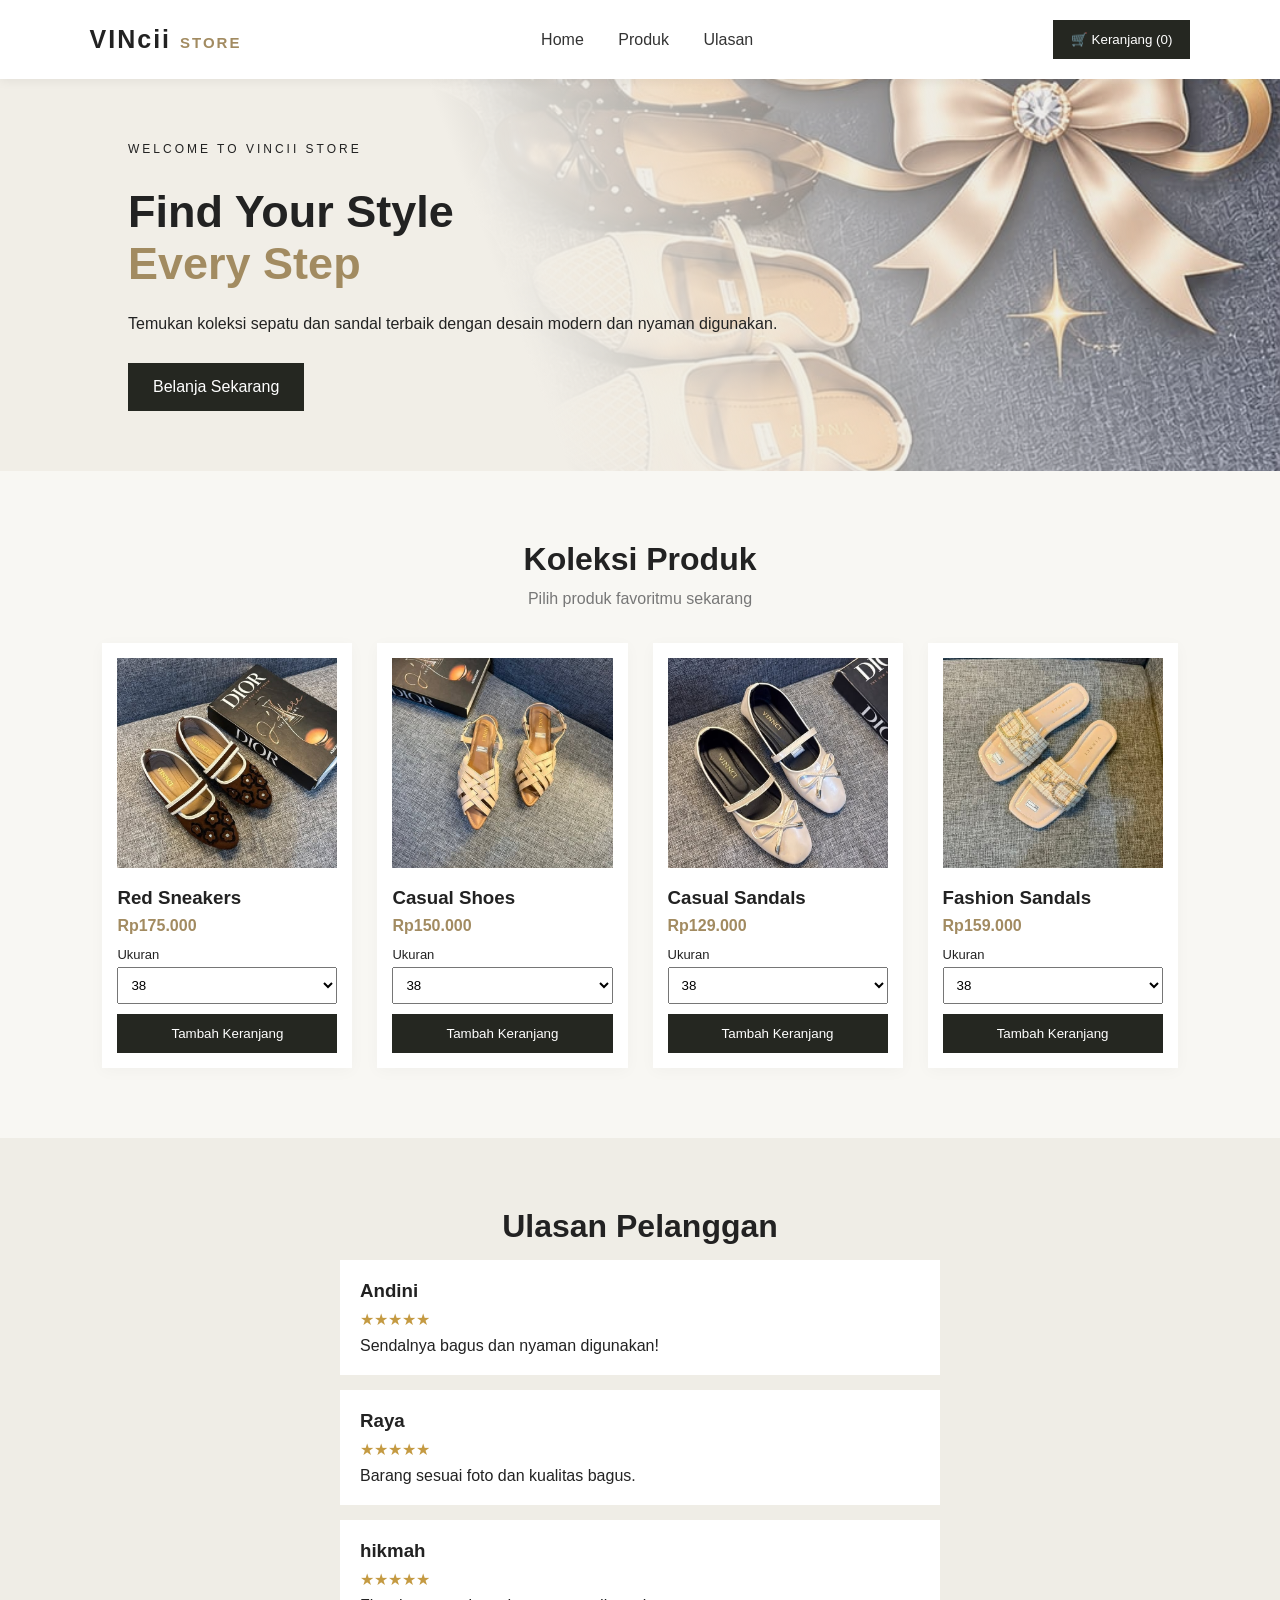
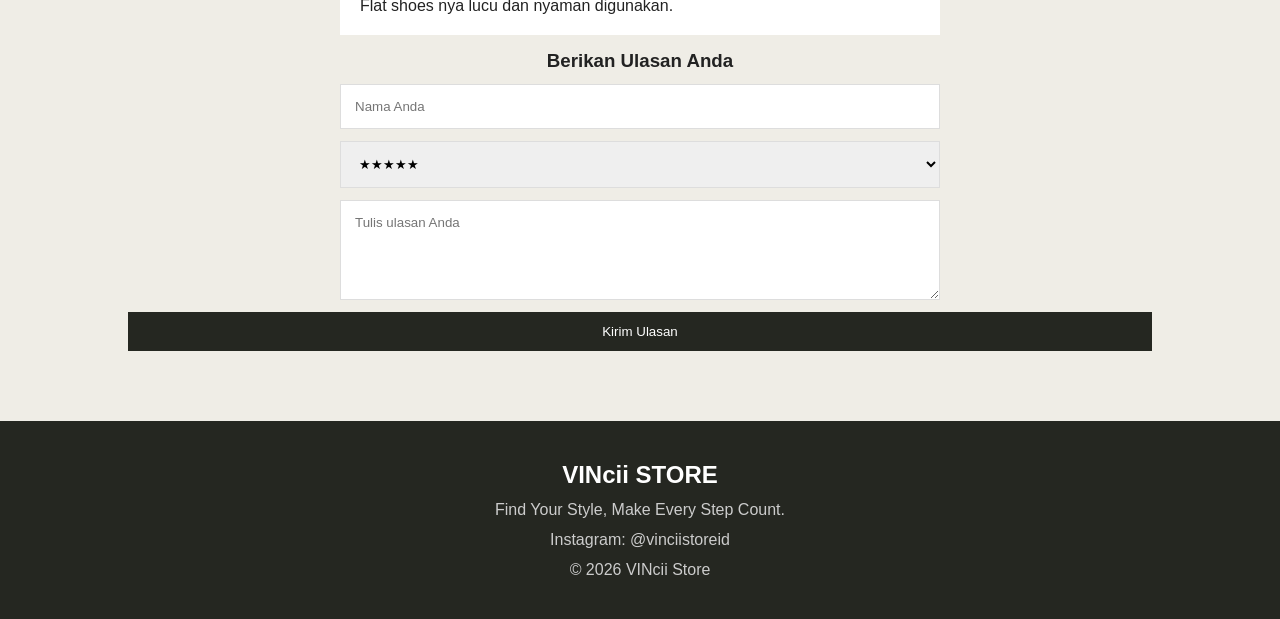
<file: index.html>
<!DOCTYPE html>
<html lang="id">
<head>
    <meta charset="UTF-8">
    <meta name="viewport" content="width=device-width, initial-scale=1.0">
    <title>VINcii Store | Shoes & Sandals</title>
    <link rel="stylesheet" href="style.css">
</head>
<body>

<header>
    <div class="logo">VINcii <span>STORE</span></div>

    <nav>
        <a href="#home">Home</a>
        <a href="#produk">Produk</a>
        <a href="#ulasan">Ulasan</a>
    </nav>

    <button onclick="bukaKeranjang()" class="cart-button">
        🛒 Keranjang (<span id="jumlahKeranjang">0</span>)
    </button>
</header>

<section class="hero" id="home">
    <div>
        <p class="subtitle">WELCOME TO VINCII STORE</p>
        <h1>Find Your Style<br>
            <span>Every Step</span>
        </h1>
        <p>
            Temukan koleksi sepatu dan sandal terbaik
            dengan desain modern dan nyaman digunakan.
        </p>
        <a href="#produk" class="btn">Belanja Sekarang</a>
    </div>
</section>

<section class="produk" id="produk">
    <h2>Koleksi Produk</h2>
    <p class="deskripsi">Pilih produk favoritmu sekarang</p>

    <div class="produk-container">

        <div class="card">
            <img src="./gambargambar/s.bunga.jpeg"
                 alt="Flat Shoes">
            <h3>Red Sneakers</h3>
            <p>Rp175.000</p>
            <label>Ukuran</label>
            <select id="ukuran1">
                <option value="38">38</option>
                <option value="39">39</option>
                <option value="40">40</option>
                <option value="41">41</option>
                <option value="42">42</option>
            </select>
            <button onclick="tambahKeranjang('Red Sneakers',175000,'ukuran1')">
                Tambah Keranjang
            </button>
        </div>

        <div class="card">
            <img src="./gambargambar/s.coklat.jpeg"
                 alt="Flat Shoes">
            <h3>Casual Shoes</h3>
            <p>Rp150.000</p>
            <label>Ukuran</label>
            <select id="ukuran2">
                <option value="38">38</option>
                <option value="39">39</option>
                <option value="40">40</option>
                <option value="41">41</option>
                <option value="42">42</option>
            </select>
            <button onclick="tambahKeranjang('Casual Shoes',150000,'ukuran2')">
                Tambah Keranjang
            </button>
        </div>

        <div class="card">
            <img src="./gambargambar/s.cream.jpeg"
                 alt="Flat Shoes">
            <h3>Casual Sandals</h3>
            <p>Rp129.000</p>
            <label>Ukuran</label>
            <select id="ukuran3">
                <option value="38">38</option>
                <option value="39">39</option>
                <option value="40">40</option>
                <option value="41">41</option>
                <option value="42">42</option>
            </select>
            <button onclick="tambahKeranjang('Casual Sandals',129000,'ukuran3')">
                Tambah Keranjang
            </button>
        </div>

        <div class="card">
            <img src="./gambargambar/s.hermes.jpeg"
                 alt="Sendal">
            <h3>Fashion Sandals</h3>
            <p>Rp159.000</p>
            <label>Ukuran</label>
            <select id="ukuran4">
                <option value="38">38</option>
                <option value="39">39</option>
                <option value="40">40</option>
                <option value="41">41</option>
                <option value="42">42</option>
            </select>
            <button onclick="tambahKeranjang('Fashion Sandals',159000,'ukuran4')">
                Tambah Keranjang
            </button>
        </div>

    </div>
</section>

<section class="ulasan" id="ulasan">
    <h2>Ulasan Pelanggan</h2>

    <div id="daftarUlasan">
        <div class="review">
            <h3>Andini</h3>
            <p>★★★★★</p>
            <p>Sendalnya bagus dan nyaman digunakan!</p>
        </div>

        <div class="review">
            <h3>Raya</h3>
            <p>★★★★★</p>
            <p>Barang sesuai foto dan kualitas bagus.</p>
        </div>
    </div>

    <div class="review">
            <h3>hikmah</h3>
            <p>★★★★★</p>
            <p>Flat shoes nya lucu dan nyaman digunakan.</p>
        </div>
    </div>

    <h3>Berikan Ulasan Anda</h3>

    <input type="text" id="namaUlasan" placeholder="Nama Anda">
    <select id="ratingUlasan">
        <option value="5">★★★★★</option>
        <option value="4">★★★★</option>
        <option value="3">★★★</option>
        <option value="2">★★</option>
        <option value="1">★</option>
    </select>

    <textarea id="isiUlasan" placeholder="Tulis ulasan Anda"></textarea>

    <button onclick="kirimUlasan()">Kirim Ulasan</button>
</section>

<footer>
    <h2>VINcii STORE</h2>
    <p>Find Your Style, Make Every Step Count.</p>
    <p>Instagram: @vinciistoreid</p>
    <p>© 2026 VINcii Store</p>
</footer>

<!-- KERANJANG -->
<div id="keranjang" class="keranjang">
    <div class="keranjang-box">
        <button class="close" onclick="tutupKeranjang()">✖</button>
        <h2>Keranjang Belanja</h2>

        <div id="isiKeranjang"></div>

        <h3>Total: <span id="totalHarga">Rp0</span></h3>

        <button onclick="checkoutInstagram()" class="checkout">
            Checkout Instagram
        </button>
    </div>
</div>

<script src="script.js"></script>
</body>
</html>
</file>
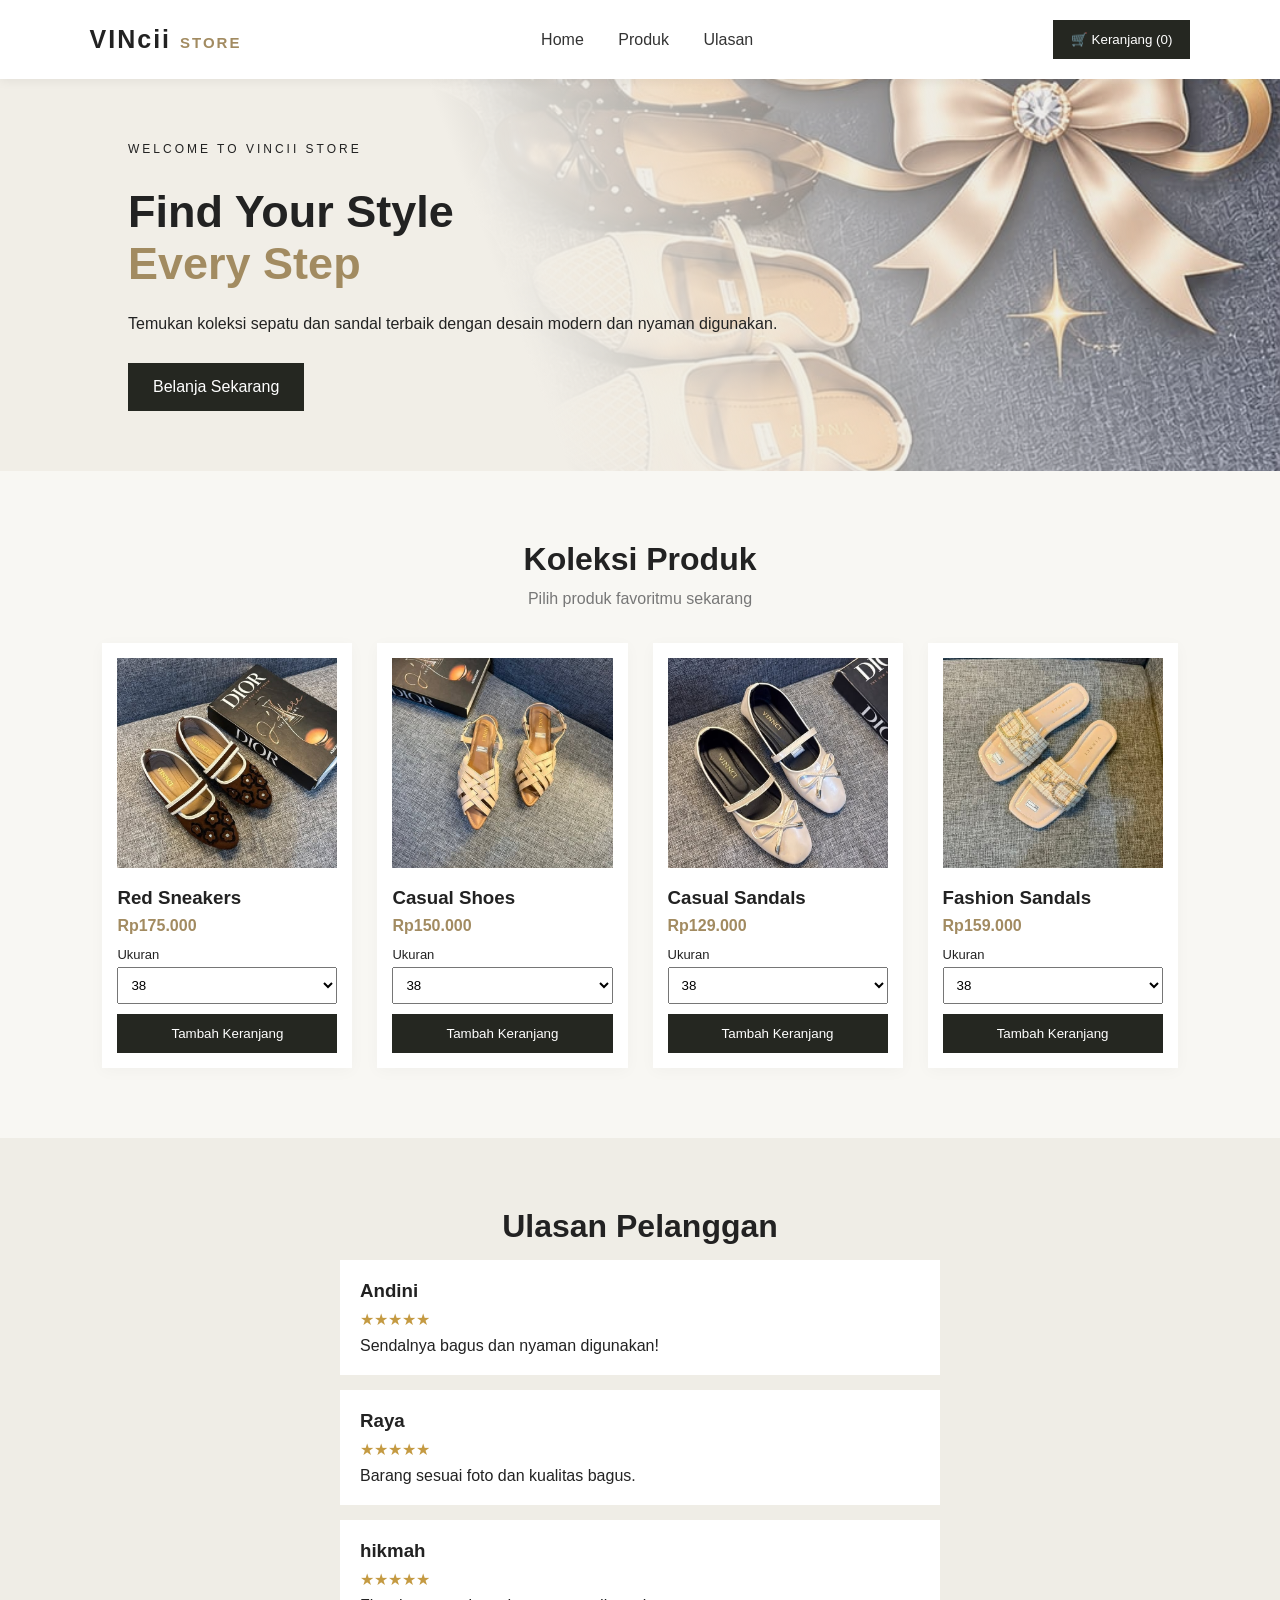
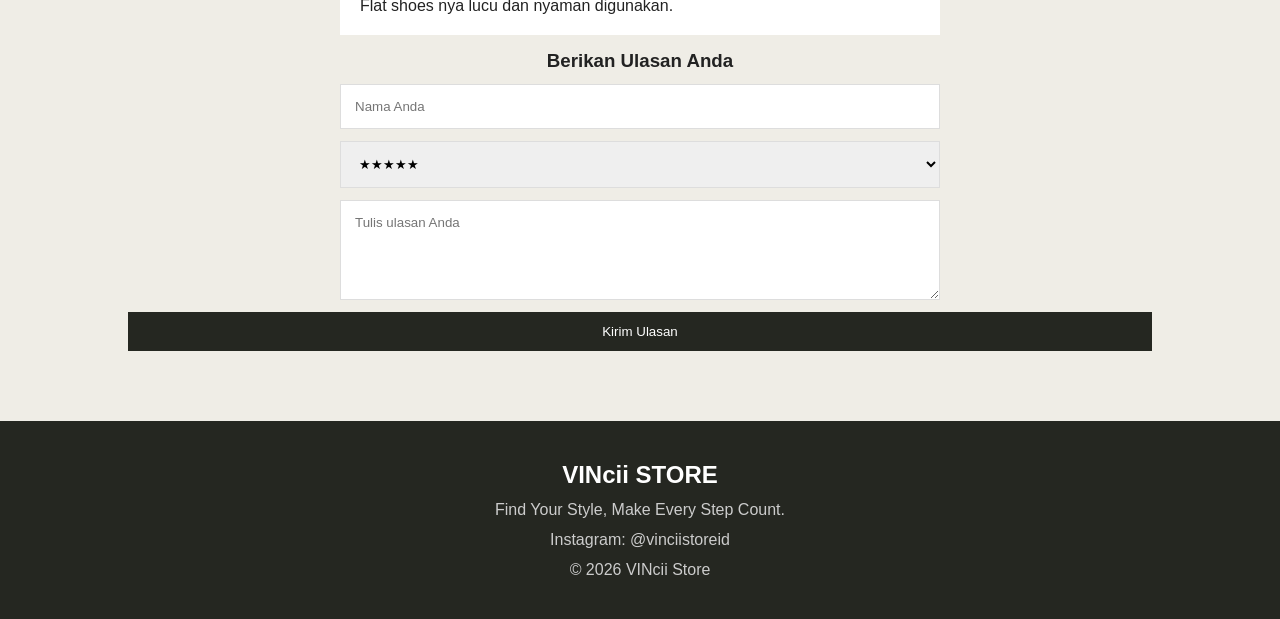
<file: indeks.html>
<!DOCTYPE html>
<html lang="id">
<head>
    <meta charset="UTF-8">
    <meta name="viewport" content="width=device-width, initial-scale=1.0">
    <title>VINcii Store | Shoes & Sandals</title>
    <link rel="stylesheet" href="style.css">
</head>
<body>

<header>
    <div class="logo">VINcii <span>STORE</span></div>

    <nav>
        <a href="#home">Home</a>
        <a href="#produk">Produk</a>
        <a href="#ulasan">Ulasan</a>
    </nav>

    <button onclick="bukaKeranjang()" class="cart-button">
        🛒 Keranjang (<span id="jumlahKeranjang">0</span>)
    </button>
</header>

<section class="hero" id="home">
    <div>
        <p class="subtitle">WELCOME TO VINCII STORE</p>
        <h1>Find Your Style<br>
            <span>Every Step</span>
        </h1>
        <p>
            Temukan koleksi sepatu dan sandal terbaik
            dengan desain modern dan nyaman digunakan.
        </p>
        <a href="#produk" class="btn">Belanja Sekarang</a>
    </div>
</section>

<section class="produk" id="produk">
    <h2>Koleksi Produk</h2>
    <p class="deskripsi">Pilih produk favoritmu sekarang</p>

    <div class="produk-container">

        <div class="card">
            <img src="./gambargambar/s.bunga.jpeg"
                 alt="Flat Shoes">
            <h3>Red Sneakers</h3>
            <p>Rp175.000</p>
            <label>Ukuran</label>
            <select id="ukuran1">
                <option value="38">38</option>
                <option value="39">39</option>
                <option value="40">40</option>
                <option value="41">41</option>
                <option value="42">42</option>
            </select>
            <button onclick="tambahKeranjang('Red Sneakers',175000,'ukuran1')">
                Tambah Keranjang
            </button>
        </div>

        <div class="card">
            <img src="./gambargambar/s.coklat.jpeg"
                 alt="Flat Shoes">
            <h3>Casual Shoes</h3>
            <p>Rp150.000</p>
            <label>Ukuran</label>
            <select id="ukuran2">
                <option value="38">38</option>
                <option value="39">39</option>
                <option value="40">40</option>
                <option value="41">41</option>
                <option value="42">42</option>
            </select>
            <button onclick="tambahKeranjang('Casual Shoes',150000,'ukuran2')">
                Tambah Keranjang
            </button>
        </div>

        <div class="card">
            <img src="./gambargambar/s.cream.jpeg"
                 alt="Flat Shoes">
            <h3>Casual Sandals</h3>
            <p>Rp129.000</p>
            <label>Ukuran</label>
            <select id="ukuran3">
                <option value="38">38</option>
                <option value="39">39</option>
                <option value="40">40</option>
                <option value="41">41</option>
                <option value="42">42</option>
            </select>
            <button onclick="tambahKeranjang('Casual Sandals',129000,'ukuran3')">
                Tambah Keranjang
            </button>
        </div>

        <div class="card">
            <img src="./gambargambar/s.hermes.jpeg"
                 alt="Sendal">
            <h3>Fashion Sandals</h3>
            <p>Rp159.000</p>
            <label>Ukuran</label>
            <select id="ukuran4">
                <option value="38">38</option>
                <option value="39">39</option>
                <option value="40">40</option>
                <option value="41">41</option>
                <option value="42">42</option>
            </select>
            <button onclick="tambahKeranjang('Fashion Sandals',159000,'ukuran4')">
                Tambah Keranjang
            </button>
        </div>

    </div>
</section>

<section class="ulasan" id="ulasan">
    <h2>Ulasan Pelanggan</h2>

    <div id="daftarUlasan">
        <div class="review">
            <h3>Andini</h3>
            <p>★★★★★</p>
            <p>Sendalnya bagus dan nyaman digunakan!</p>
        </div>

        <div class="review">
            <h3>Raya</h3>
            <p>★★★★★</p>
            <p>Barang sesuai foto dan kualitas bagus.</p>
        </div>
    </div>

    <div class="review">
            <h3>hikmah</h3>
            <p>★★★★★</p>
            <p>Flat shoes nya lucu dan nyaman digunakan.</p>
        </div>
    </div>

    <h3>Berikan Ulasan Anda</h3>

    <input type="text" id="namaUlasan" placeholder="Nama Anda">
    <select id="ratingUlasan">
        <option value="5">★★★★★</option>
        <option value="4">★★★★</option>
        <option value="3">★★★</option>
        <option value="2">★★</option>
        <option value="1">★</option>
    </select>

    <textarea id="isiUlasan" placeholder="Tulis ulasan Anda"></textarea>

    <button onclick="kirimUlasan()">Kirim Ulasan</button>
</section>

<footer>
    <h2>VINcii STORE</h2>
    <p>Find Your Style, Make Every Step Count.</p>
    <p>Instagram: @vinciistoreid</p>
    <p>© 2026 VINcii Store</p>
</footer>

<!-- KERANJANG -->
<div id="keranjang" class="keranjang">
    <div class="keranjang-box">
        <button class="close" onclick="tutupKeranjang()">✖</button>
        <h2>Keranjang Belanja</h2>

        <div id="isiKeranjang"></div>

        <h3>Total: <span id="totalHarga">Rp0</span></h3>

        <button onclick="checkoutInstagram()" class="checkout">
            Checkout Instagram
        </button>
    </div>
</div>

<script src="script.js"></script>
</body>
</html>
</file>
<file: style.css>
* {
    margin: 0;
    padding: 0;
    box-sizing: border-box;
    font-family: Arial, sans-serif;
}

html {
    scroll-behavior: smooth;
}

body {
    background: #f8f7f3;
    color: #222;
}

/* HEADER */
header {
    display: flex;
    justify-content: space-between;
    align-items: center;
    padding: 20px 7%;
    background: white;
    position: sticky;
    top: 0;
    z-index: 10;
    box-shadow: 0 2px 10px #00000010;
}

.logo {
    font-size: 25px;
    font-weight: bold;
    letter-spacing: 2px;
}

.logo span {
    color: #a28b61;
    font-size: 15px;
}

nav a {
    text-decoration: none;
    margin: 0 15px;
    color: #333;
}

nav a:hover {
    color: #a28b61;
}

.cart-button {
    padding: 12px 18px;
    background: #252721;
    color: white;
    border: none;
    cursor: pointer;
}

/* HERO */
.hero {
    min-height: 350px;
    display: flex;
    align-items: center;
    padding: 60px 10%;
    background:
    linear-gradient(70deg, #f1eee7 40%, #00000010),
    url("./gambargambar/logo.jpeg")
    center/cover no-repeat;
}

.hero h1 {
    font-size: 45px;
    margin: 20px 0;
}

.hero h1 span {
    color: #a28b61;
}

.hero p {
    margin-bottom: 25px;
    line-height: 1.8;
}

.subtitle {
    letter-spacing: 3px;
    font-size: 12px;
}

.btn {
    display: inline-block;
    padding: 15px 25px;
    background: #252721;
    color: white;
    text-decoration: none;
}

/* PRODUK */
.produk {
    padding: 70px 8%;
    text-align: center;
}

.produk h2,
.ulasan h2 {
    font-size: 32px;
    margin-bottom: 12px;
}

.deskripsi {
    color: #777;
    margin-bottom: 35px;
}

.produk-container {
    display: grid;
    grid-template-columns: repeat(4, 1fr);
    gap: 25px;
}

.card {
    background: white;
    padding: 15px;
    box-shadow: 0 3px 15px #00000008;
    text-align: left;
}

.card img {
    width: 100%;
    height: 210px;
    object-fit: cover;
}

.card h3 {
    margin: 15px 0 8px;
}

.card p {
    color: #a28b61;
    font-weight: bold;
    margin-bottom: 12px;
}

.card label {
    display: block;
    font-size: 13px;
    margin-bottom: 5px;
}

.card select {
    width: 100%;
    padding: 9px;
    margin-bottom: 10px;
}

.card button,
.ulasan button {
    width: 100%;
    padding: 12px;
    border: none;
    background: #252721;
    color: white;
    cursor: pointer;
}

.card button:hover,
.ulasan button:hover {
    background: #a28b61;
}

/* ULASAN */
.ulasan {
    background: #efede6;
    padding: 70px 10%;
    text-align: center;
}

.review {
    background: white;
    padding: 20px;
    margin: 15px auto;
    max-width: 600px;
    text-align: left;
}

.review p:nth-child(2) {
    color: #c49a42;
    margin: 8px 0;
}

.ulasan input,
.ulasan select,
.ulasan textarea {
    display: block;
    width: 100%;
    max-width: 600px;
    margin: 12px auto;
    padding: 14px;
    border: 1px solid #ddd;
}

.ulasan textarea {
    height: 100px;
}

/* FOOTER */
footer {
    background: #252721;
    color: white;
    text-align: center;
    padding: 40px 20px;
}

footer p {
    margin-top: 12px;
    color: #ccc;
}

/* KERANJANG */
.keranjang {
    display: none;
    position: fixed;
    inset: 0;
    background: #0009;
    z-index: 100;
    justify-content: center;
    align-items: center;
    padding: 15px;
}

.keranjang-box {
    background: white;
    width: 500px;
    max-width: 100%;
    padding: 30px;
    max-height: 85vh;
    overflow-y: auto;
    position: relative;
}

.close {
    position: absolute;
    right: 20px;
    top: 20px;
    border: none;
    background: none;
    font-size: 20px;
    cursor: pointer;
}

.keranjang-box h2 {
    margin-bottom: 25px;
}

.item-keranjang {
    display: flex;
    justify-content: space-between;
    gap: 10px;
    border-bottom: 1px solid #ddd;
    padding: 12px 0;
    font-size: 13px;
}

.item-keranjang button {
    padding: 3px 8px;
    cursor: pointer;
}

.keranjang-box h3 {
    margin: 20px 0;
}

.checkout {
    width: 100%;
    background: #252721;
    color: white;
    padding: 15px;
    border: none;
    cursor: pointer;
}

.checkout:hover {
    background: #a28b61;
}

@media(max-width:900px) {
    .produk-container {
        grid-template-columns: repeat(2, 1fr);
    }
}

@media(max-width:600px) {
    header {
        flex-wrap: wrap;
        gap: 15px;
    }

    nav {
        order: 3;
        width: 100%;
        text-align: center;
    }

    nav a {
        margin: 0 7px;
        font-size: 13px;
    }

    .hero h1 {
        font-size: 40px;
    }

    .produk-container {
        grid-template-columns: 1fr 1fr;
        gap: 12px;
    }

    .card img {
        height: 140px;
    }

    .card {
        padding: 10px;
    }
}
</file>
